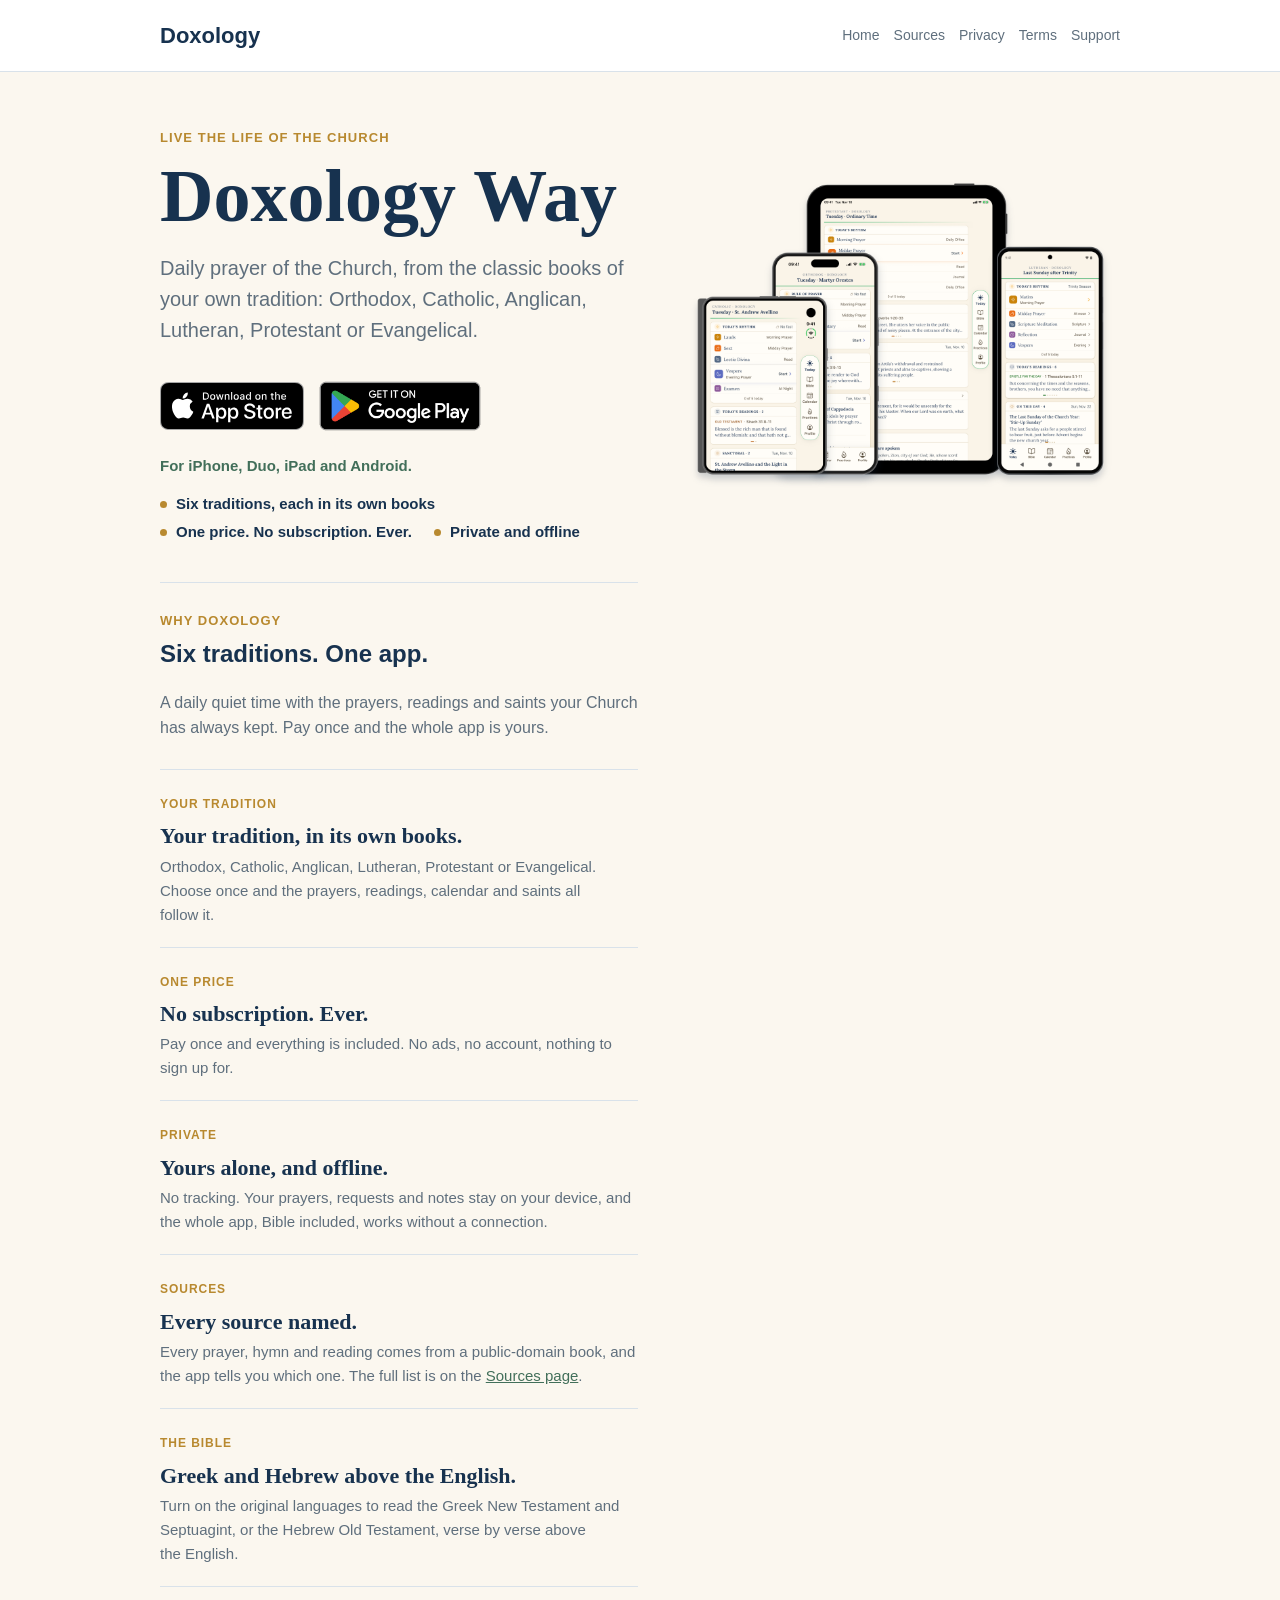
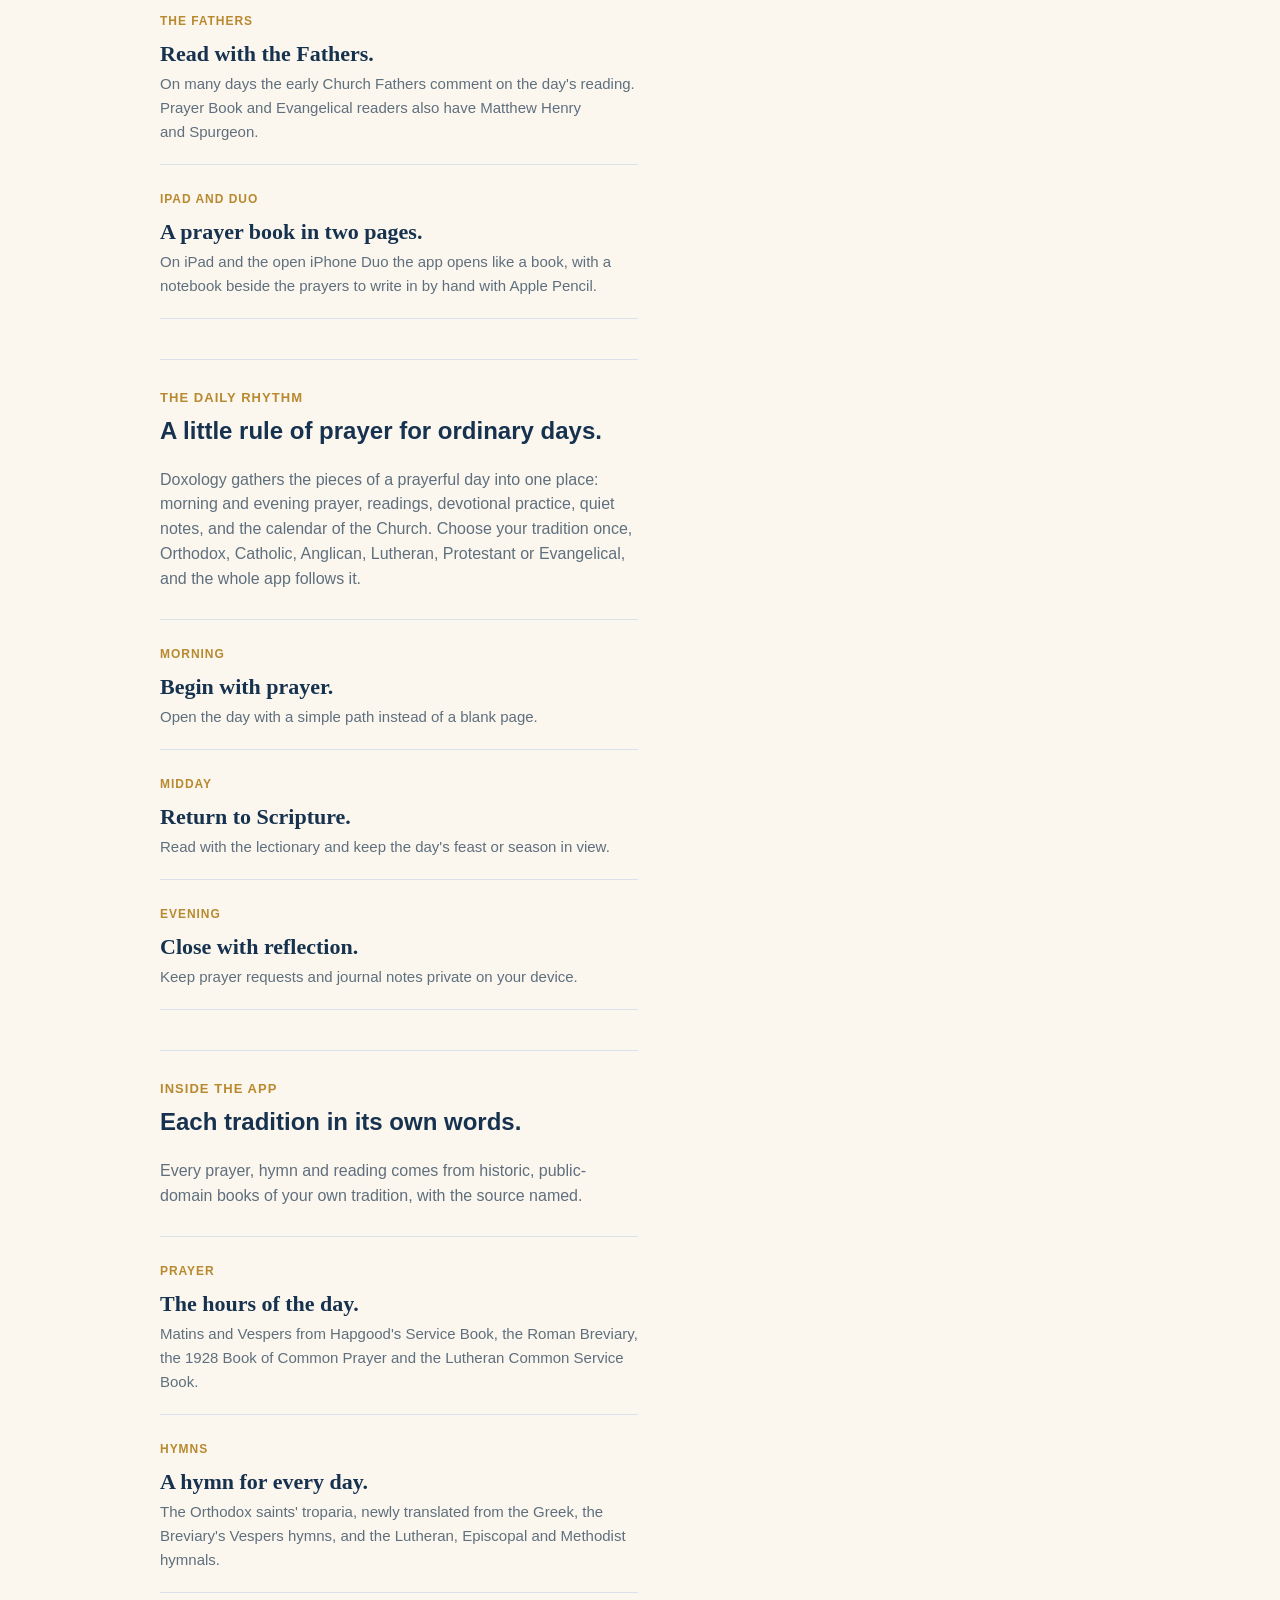
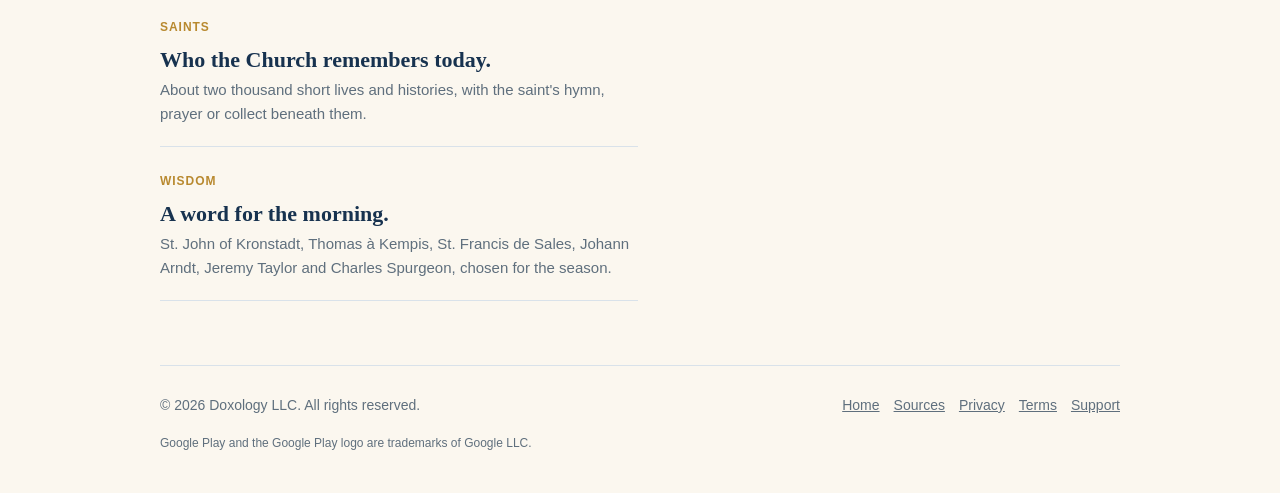
<file: index.html>
<!doctype html>
<html lang="en">
  <head>
    <meta charset="utf-8">
    <meta name="viewport" content="width=device-width, initial-scale=1">
    <title>Doxology Way</title>
    <meta name="description" content="Doxology Way: daily prayer, Scripture, hymns and the saints of the day in six traditions: Orthodox, Catholic, Anglican, Lutheran, Protestant and Evangelical. One price, no subscription. Private and offline. For iPhone, iPad and Android.">
    <meta name="color-scheme" content="light dark">
    <link rel="stylesheet" href="/styles.css?v=android2-2026-11">
  </head>
  <body>
    <header class="site-header">
      <nav class="nav" aria-label="Main navigation">
        <a class="brand" href="/">Doxology</a>
        <div class="nav-links">
          <a href="/">Home</a>
          <a href="/sources/">Sources</a>
          <a href="/privacy/">Privacy</a>
          <a href="/terms/">Terms</a>
          <a href="/support/">Support</a>
        </div>
      </nav>
    </header>

    <main class="main">
      <section class="hero">
        <div class="hero-copy">
          <div class="eyebrow">Live the life of the Church</div>
          <h1>Doxology Way</h1>
          <p class="lede">
            Daily prayer of the Church, from the classic books of your own tradition:
            Orthodox, Catholic, Anglican, Lutheran, Protestant or Evangelical.
          </p>
          <p class="availability">
            <a class="store-badge" href="https://apps.apple.com/us/app/doxology-way/id6810826783">
              <img src="/assets/download-on-the-app-store.svg" alt="Download on the App Store" width="144" height="48" />
            </a>
            <a class="play-badge" href="https://play.google.com/store/apps/details?id=com.doxologyapp.app">
              <img src="/assets/get-it-on-google-play.png" alt="Get it on Google Play" width="185" height="71" />
            </a>
            <span>For iPhone, Duo, iPad and&nbsp;Android.</span>
          </p>
          <ul class="value-line" aria-label="Why Doxology">
            <li>Six traditions, each in its own&nbsp;books</li>
            <li>One price. No subscription.&nbsp;Ever.</li>
            <li>Private and&nbsp;offline</li>
          </ul>

          <section class="rhythm-section" aria-labelledby="why-title">
            <div>
              <div class="eyebrow">Why Doxology</div>
              <h2 id="why-title">Six traditions. One&nbsp;app.</h2>
            </div>
            <p>
              A daily quiet time with the prayers, readings and saints your Church has always kept.
              Pay once and the whole app is yours.
            </p>
          </section>

          <section class="rhythm-list" aria-label="What sets Doxology apart">
            <article>
              <span>Your tradition</span>
              <h3>Your tradition, in its own&nbsp;books.</h3>
              <p>Orthodox, Catholic, Anglican, Lutheran, Protestant or Evangelical. Choose once and the prayers, readings, calendar and saints all follow&nbsp;it.</p>
            </article>

            <article>
              <span>One price</span>
              <h3>No subscription. Ever.</h3>
              <p>Pay once and everything is included. No ads, no account, nothing to sign up&nbsp;for.</p>
            </article>

            <article>
              <span>Private</span>
              <h3>Yours alone, and offline.</h3>
              <p>No tracking. Your prayers, requests and notes stay on your device, and the whole app, Bible included, works without a&nbsp;connection.</p>
            </article>

            <article>
              <span>Sources</span>
              <h3>Every source&nbsp;named.</h3>
              <p>Every prayer, hymn and reading comes from a public-domain book, and the app tells you which one. The full list is on the <a href="/sources/">Sources&nbsp;page</a>.</p>
            </article>

            <article>
              <span>The Bible</span>
              <h3>Greek and Hebrew above the&nbsp;English.</h3>
              <p>Turn on the original languages to read the Greek New Testament and Septuagint, or the Hebrew Old Testament, verse by verse above the&nbsp;English.</p>
            </article>

            <article>
              <span>The Fathers</span>
              <h3>Read with the&nbsp;Fathers.</h3>
              <p>On many days the early Church Fathers comment on the day's reading. Prayer Book and Evangelical readers also have Matthew Henry and&nbsp;Spurgeon.</p>
            </article>

            <article>
              <span>iPad and Duo</span>
              <h3>A prayer book in two&nbsp;pages.</h3>
              <p>On iPad and the open iPhone Duo the app opens like a book, with a notebook beside the prayers to write in by hand with Apple&nbsp;Pencil.</p>
            </article>
          </section>

          <section class="rhythm-section" aria-labelledby="rhythm-title">
            <div>
              <div class="eyebrow">The daily rhythm</div>
              <h2 id="rhythm-title">A little rule of prayer for ordinary days.</h2>
            </div>
            <p>
              Doxology gathers the pieces of a prayerful day into one place:
              morning and evening prayer, readings, devotional practice, quiet notes,
              and the calendar of the Church. Choose your tradition once, Orthodox,
              Catholic, Anglican, Lutheran, Protestant or Evangelical, and the whole app follows it.
            </p>
          </section>

          <section class="rhythm-list" aria-label="Doxology rhythm">
            <article>
              <span>Morning</span>
              <h3>Begin with prayer.</h3>
              <p>Open the day with a simple path instead of a blank page.</p>
            </article>

            <article>
              <span>Midday</span>
              <h3>Return to Scripture.</h3>
              <p>Read with the lectionary and keep the day's feast or season in view.</p>
            </article>

            <article>
              <span>Evening</span>
              <h3>Close with reflection.</h3>
              <p>Keep prayer requests and journal notes private on your device.</p>
            </article>
          </section>

          <section class="rhythm-section" aria-labelledby="inside-title">
            <div>
              <div class="eyebrow">Inside the app</div>
              <h2 id="inside-title">Each tradition in its own words.</h2>
            </div>
            <p>
              Every prayer, hymn and reading comes from historic, public-domain books
              of your own tradition, with the source named.
            </p>
          </section>

          <section class="rhythm-list" aria-label="What Doxology includes">
            <article>
              <span>Prayer</span>
              <h3>The hours of the day.</h3>
              <p>Matins and Vespers from Hapgood's Service Book, the Roman Breviary, the 1928 Book of Common Prayer and the Lutheran Common Service Book.</p>
            </article>

            <article>
              <span>Hymns</span>
              <h3>A hymn for every day.</h3>
              <p>The Orthodox saints' troparia, newly translated from the Greek, the Breviary's Vespers hymns, and the Lutheran, Episcopal and Methodist hymnals.</p>
            </article>

            <article>
              <span>Saints</span>
              <h3>Who the Church remembers today.</h3>
              <p>About two thousand short lives and histories, with the saint's hymn, prayer or collect beneath them.</p>
            </article>

            <article>
              <span>Wisdom</span>
              <h3>A word for the morning.</h3>
              <p>St. John of Kronstadt, Thomas &agrave; Kempis, St. Francis de Sales, Johann Arndt, Jeremy Taylor and Charles Spurgeon, chosen for the season.</p>
            </article>
          </section>
        </div>
        <div class="phone-showcase" aria-label="Doxology app screen preview">
          <div class="device-frame devices">
            <picture>
              <source srcset="/assets/devices-hero-dark.png?v=android2-2026-11-22" media="(prefers-color-scheme: dark)" />
              <img src="/assets/devices-hero.png?v=android2-2026-11-22" width="1300" height="1060" alt="Doxology Way on iPhone Duo, iPhone, iPad and an Android phone: Today in the Catholic, Orthodox, Protestant and Lutheran traditions." />
            </picture>
          </div>
        </div>
      </section>
    </main>

    <footer class="site-footer">
      <span>&copy; 2026 Doxology LLC. All rights reserved.</span>
      <div class="footer-links">
        <a href="/">Home</a>
        <a href="/sources/">Sources</a>
        <a href="/privacy/">Privacy</a>
        <a href="/terms/">Terms</a>
        <a href="/support/">Support</a>
      </div>
      <p class="trademarks">Google Play and the Google Play logo are trademarks of Google&nbsp;LLC.</p>
    </footer>
  </body>
</html>
</file>
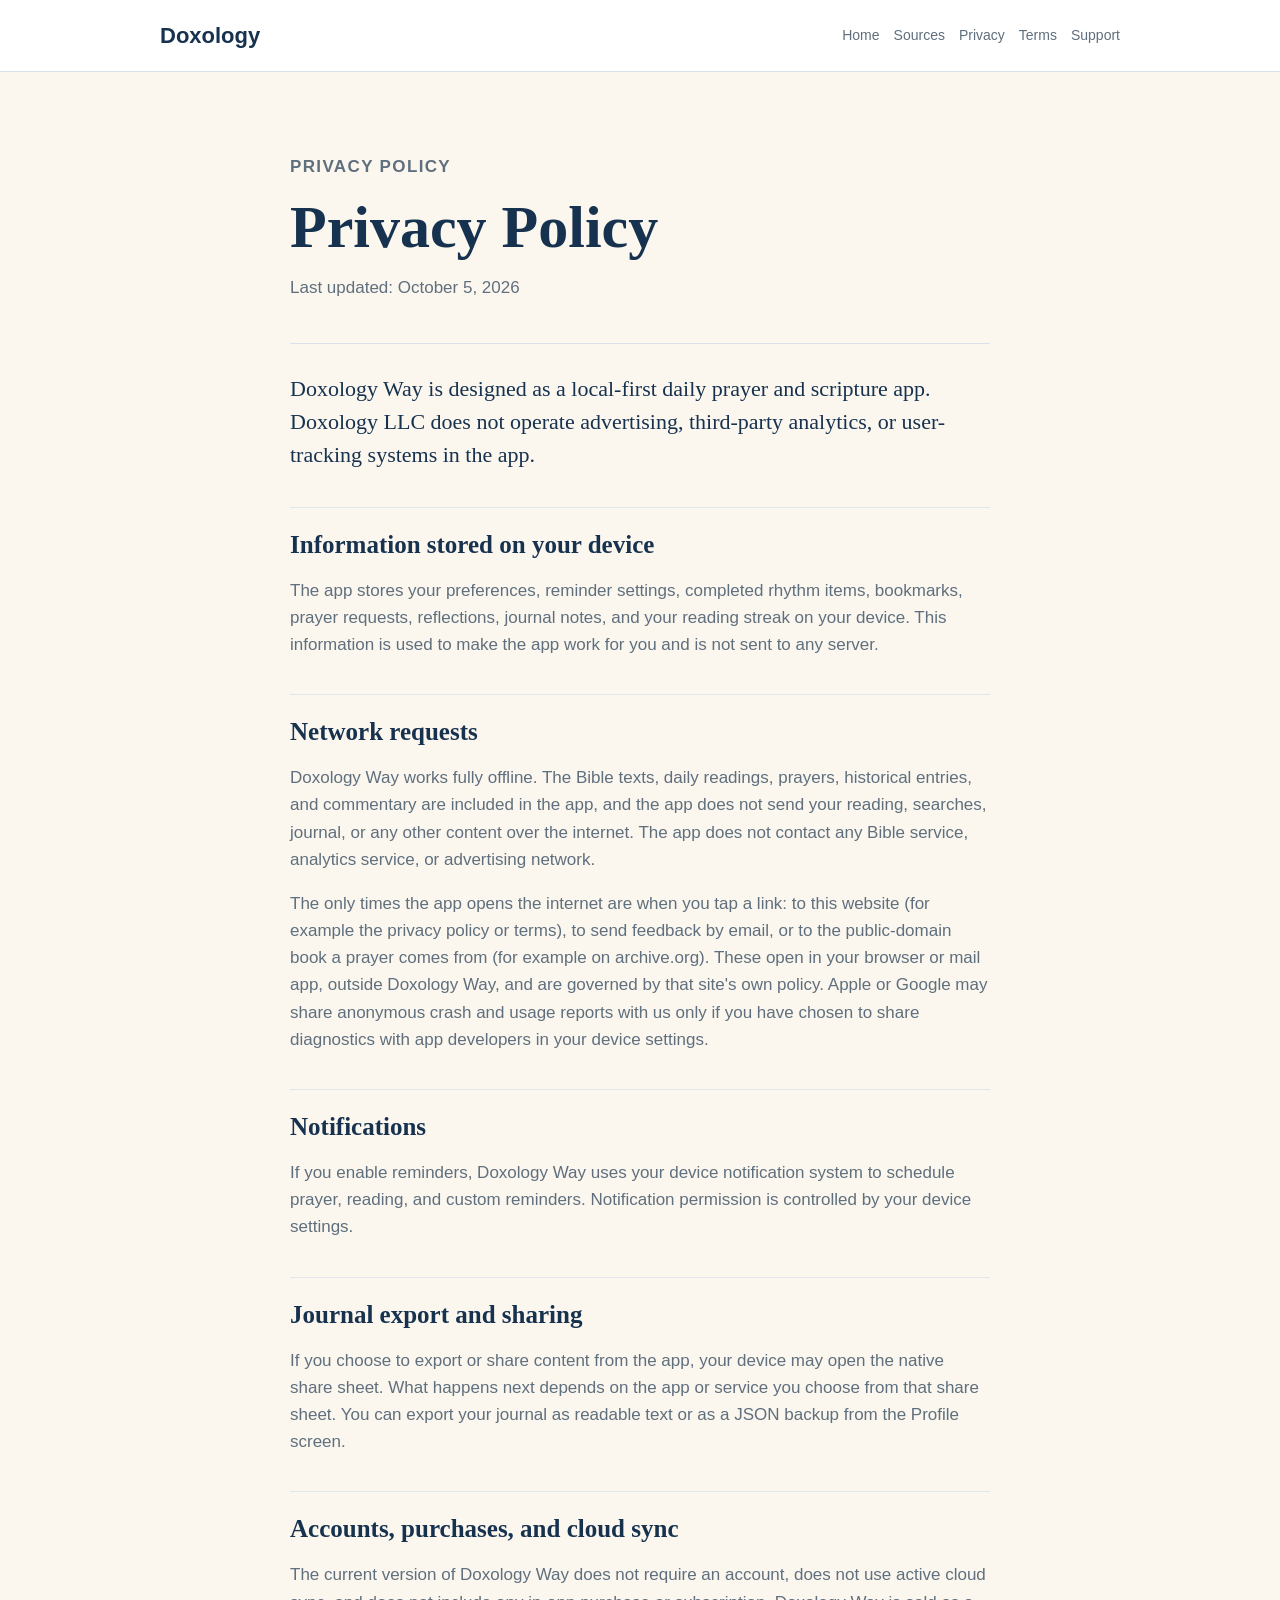
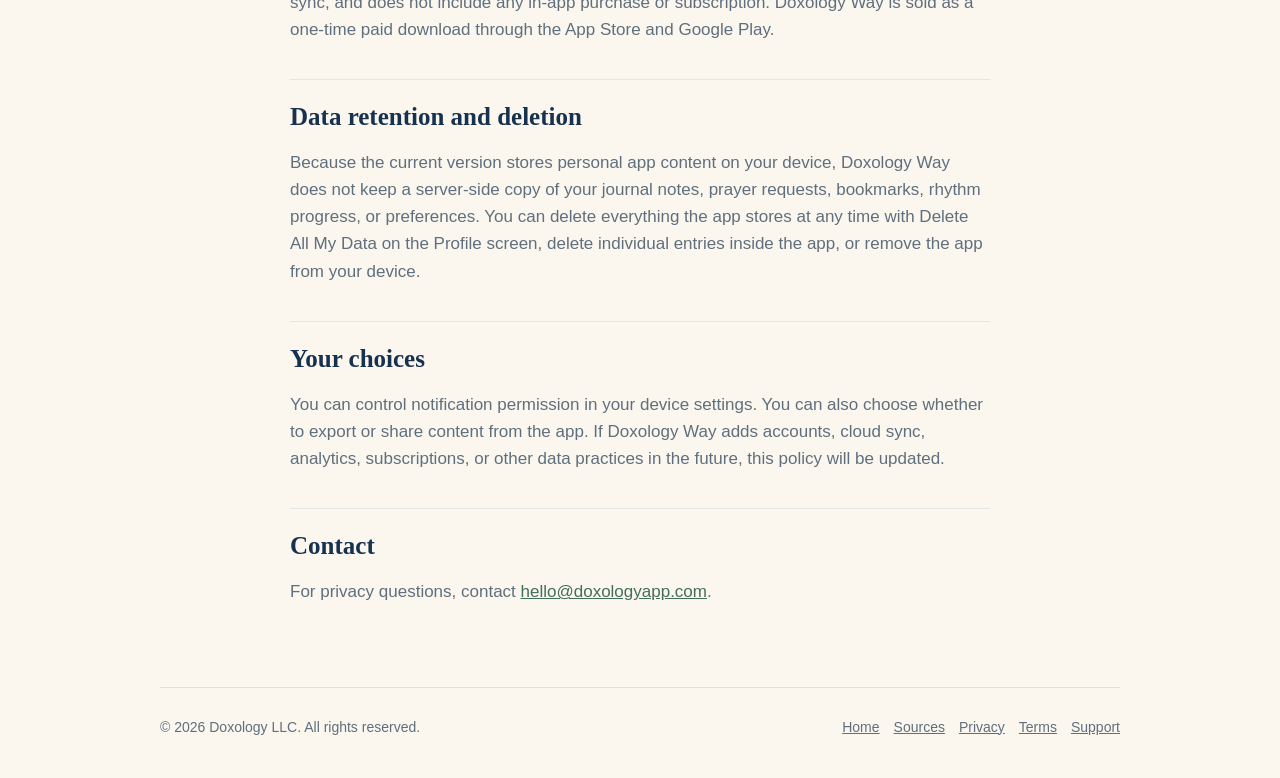
<file: privacy/index.html>
<!doctype html>
<html lang="en">
  <head>
    <meta charset="utf-8">
    <meta name="viewport" content="width=device-width, initial-scale=1">
    <title>Privacy Policy | Doxology</title>
    <meta name="description" content="Privacy Policy for the Doxology Way app.">
    <meta name="color-scheme" content="light dark">
    <link rel="stylesheet" href="/styles.css?v=android2-2026-11">
  </head>
  <body>
    <header class="site-header">
      <nav class="nav" aria-label="Main navigation">
        <a class="brand" href="/">Doxology</a>
        <div class="nav-links">
          <a href="/">Home</a>
          <a href="/sources/">Sources</a>
          <a href="/privacy/">Privacy</a>
          <a href="/terms/">Terms</a>
          <a href="/support/">Support</a>
        </div>
      </nav>
    </header>

    <main class="main legal-page">
      <header class="legal-intro">
        <p class="eyebrow">Privacy Policy</p>
        <h1>Privacy Policy</h1>
        <p class="meta">Last updated: October 5, 2026</p>
      </header>

      <p class="legal-lede">
        Doxology Way is designed as a local-first daily prayer and scripture app. Doxology LLC does not operate
        advertising, third-party analytics, or user-tracking systems in the app.
      </p>

      <h2>Information stored on your device</h2>
      <p>
        The app stores your preferences, reminder settings, completed rhythm items, bookmarks,
        prayer requests, reflections, journal notes, and your reading streak on your device.
        This information is used to make the app work for you and is not sent to any server.
      </p>

      <h2>Network requests</h2>
      <p>
        Doxology Way works fully offline. The Bible texts, daily readings, prayers, historical entries, and
        commentary are included in the app, and the app does not send your reading, searches, journal,
        or any other content over the internet. The app does not contact any Bible service, analytics
        service, or advertising network.
      </p>
      <p>
        The only times the app opens the internet are when you tap a link: to this website (for example
        the privacy policy or terms), to send feedback by email, or to the public-domain book a prayer
        comes from (for example on archive.org). These open in your browser or mail app, outside
        Doxology Way, and are governed by that site's own policy. Apple or Google may share anonymous crash and usage reports with us only if you have chosen to share
        diagnostics with app developers in your device settings.
      </p>

      <h2>Notifications</h2>
      <p>
        If you enable reminders, Doxology Way uses your device notification system to schedule prayer,
        reading, and custom reminders. Notification permission is controlled by your device settings.
      </p>

      <h2>Journal export and sharing</h2>
      <p>
        If you choose to export or share content from the app, your device may open the native share
        sheet. What happens next depends on the app or service you choose from that share sheet.
        You can export your journal as readable text or as a JSON backup from the Profile screen.
      </p>

      <h2>Accounts, purchases, and cloud sync</h2>
      <p>
        The current version of Doxology Way does not require an account, does not use active cloud sync,
        and does not include any in-app purchase or subscription. Doxology Way is sold as a one-time paid download through the App Store and Google Play.
      </p>

      <h2>Data retention and deletion</h2>
      <p>
        Because the current version stores personal app content on your device, Doxology Way does not
        keep a server-side copy of your journal notes, prayer requests, bookmarks, rhythm progress,
        or preferences. You can delete everything the app stores at any time with Delete All My Data on the Profile screen, delete individual entries inside the app, or remove the app from your device.
      </p>

      <h2>Your choices</h2>
      <p>
        You can control notification permission in your device settings. You can also choose whether
        to export or share content from the app. If Doxology Way adds accounts, cloud sync, analytics,
        subscriptions, or other data practices in the future, this policy will be updated.
      </p>

      <h2>Contact</h2>
      <p>
        For privacy questions, contact <a href="mailto:hello@doxologyapp.com">hello@doxologyapp.com</a>.
      </p>
    </main>

    <footer class="site-footer">
      <span>&copy; 2026 Doxology LLC. All rights reserved.</span>
      <div class="footer-links">
        <a href="/">Home</a>
        <a href="/sources/">Sources</a>
        <a href="/privacy/">Privacy</a>
        <a href="/terms/">Terms</a>
        <a href="/support/">Support</a>
      </div>
    </footer>
  </body>
</html>
</file>
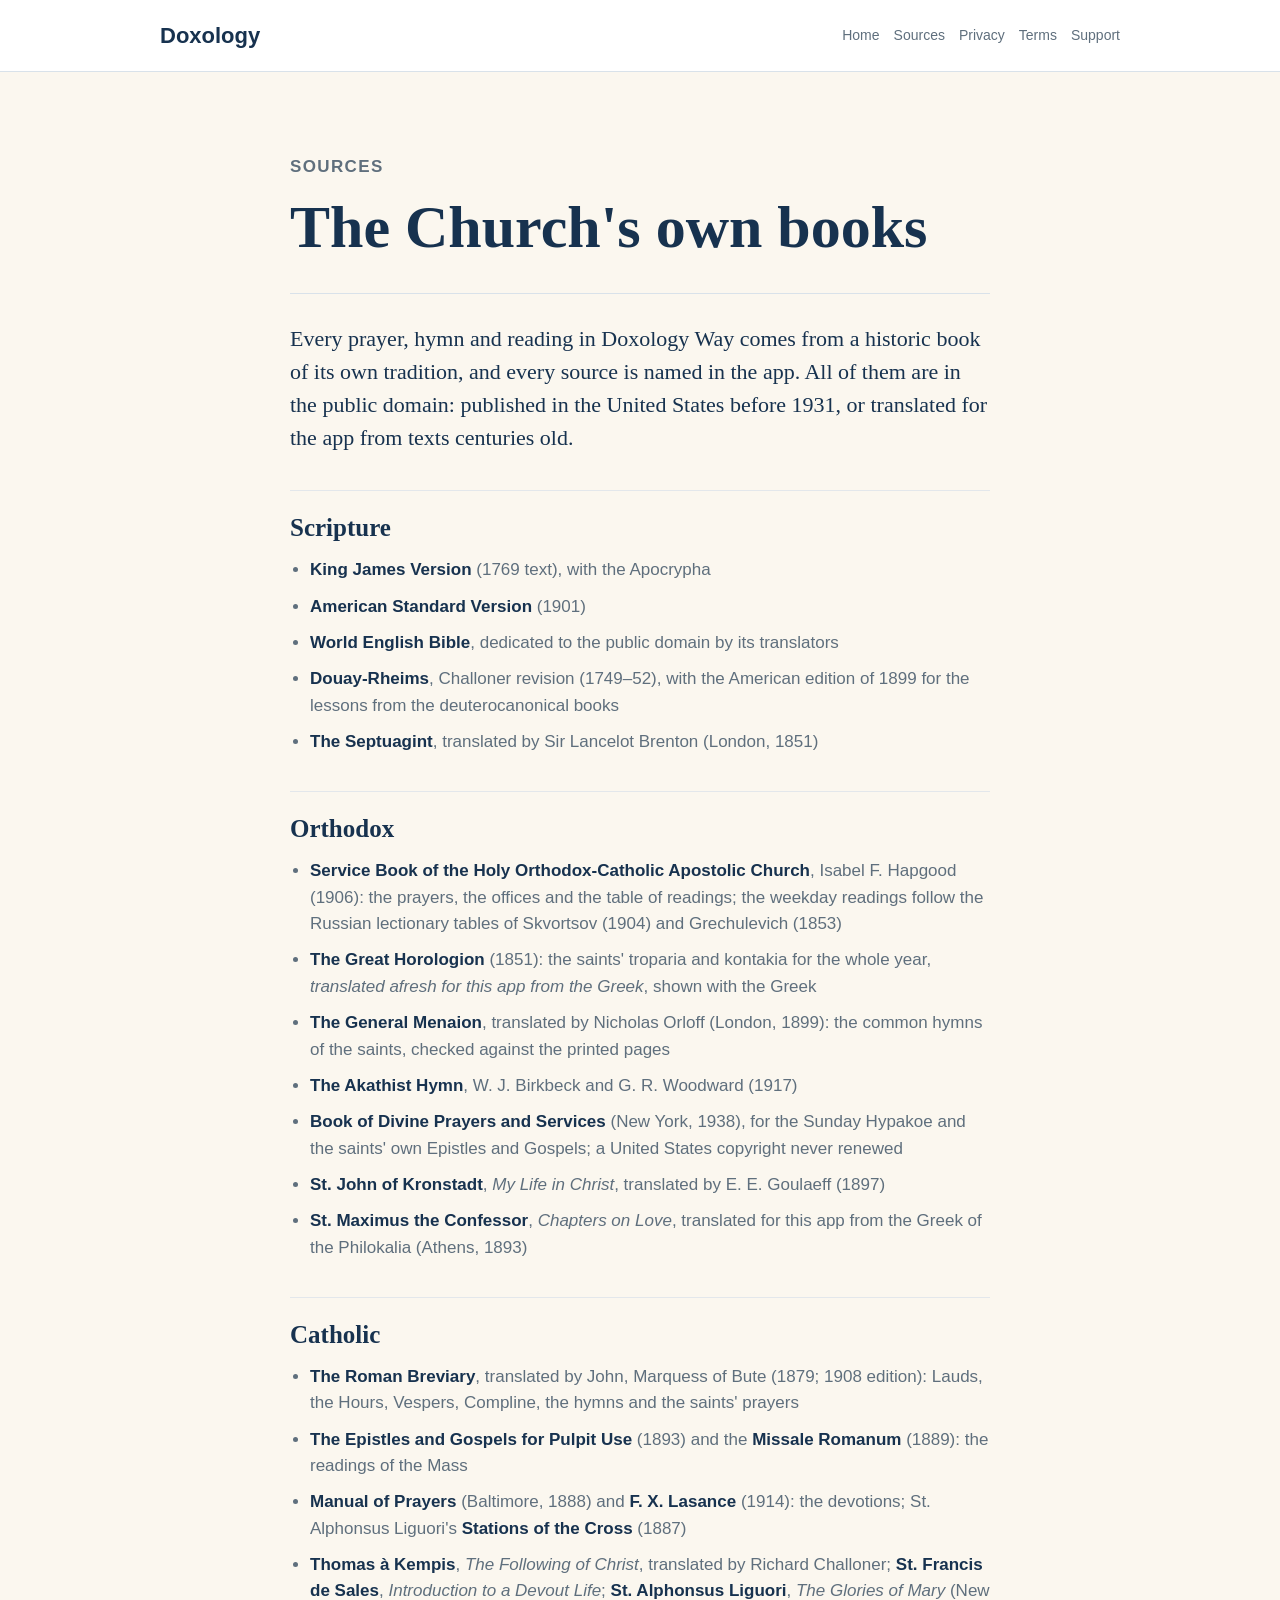
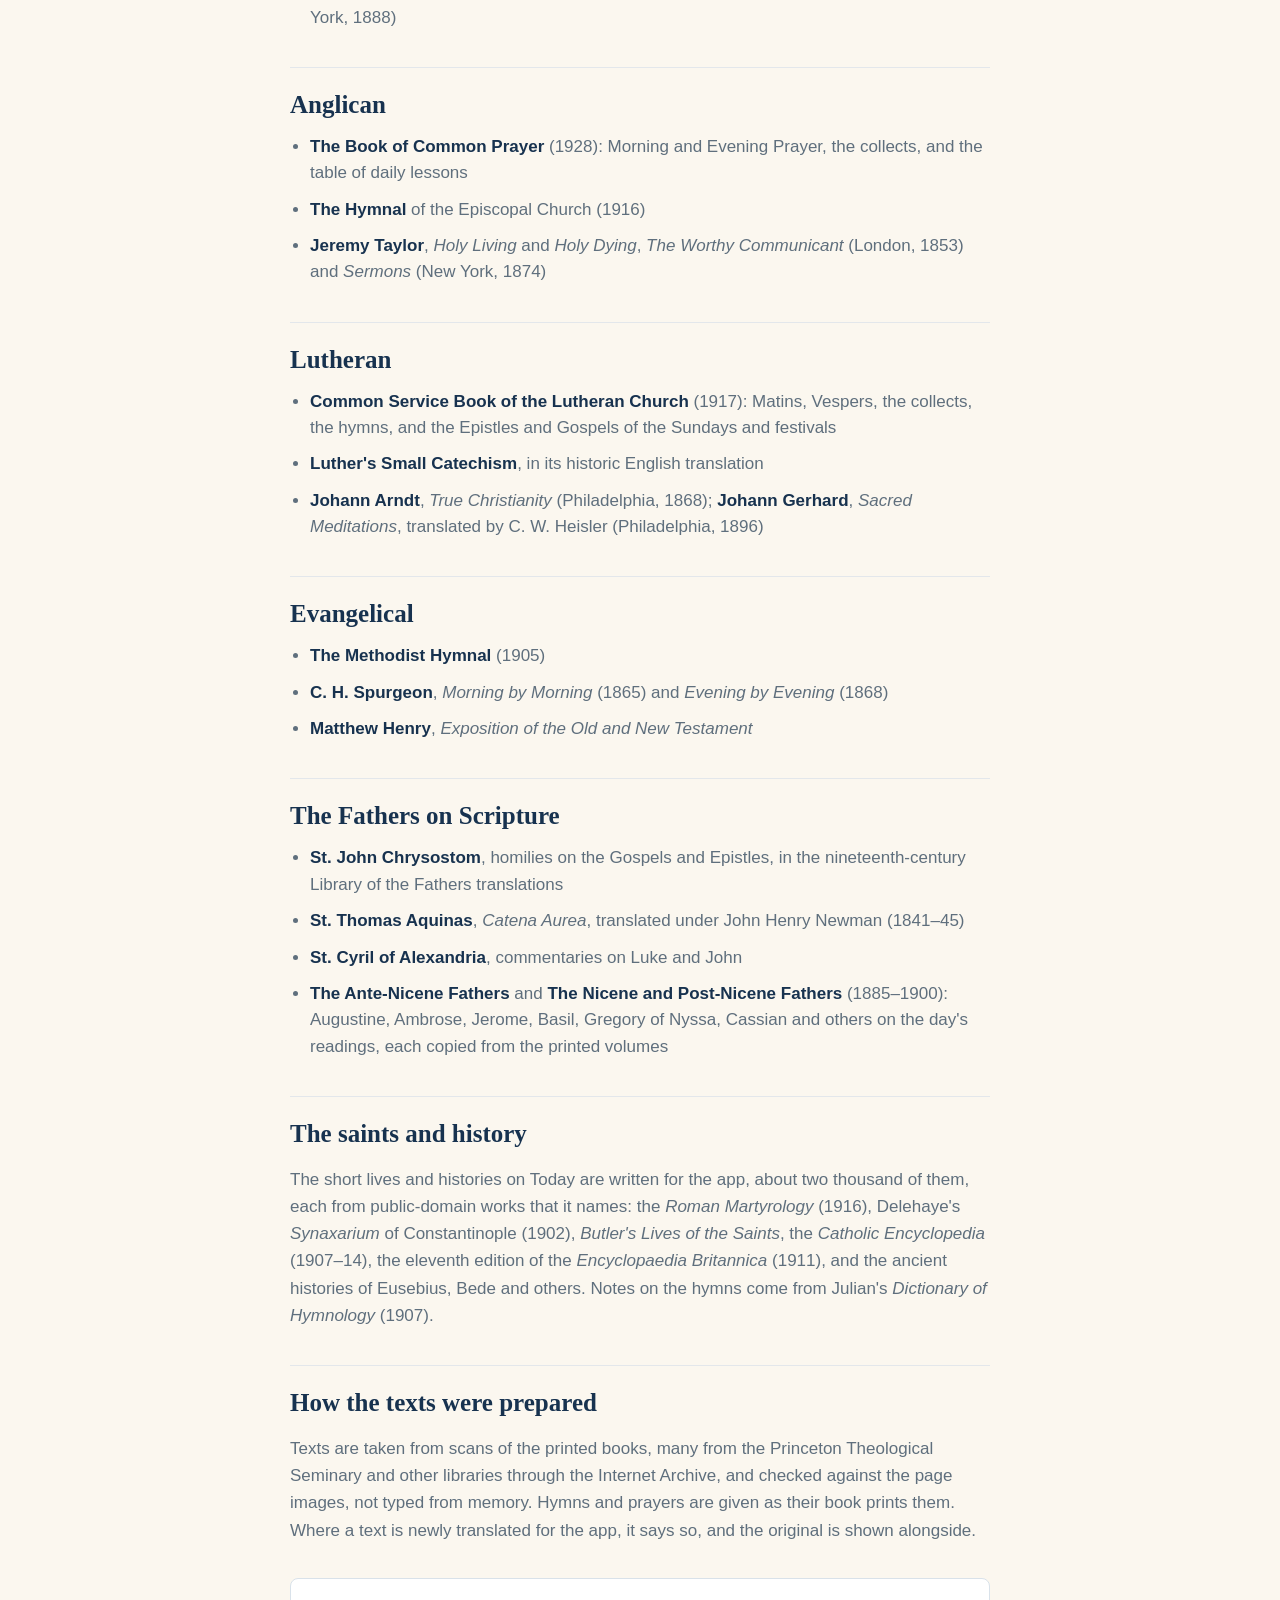
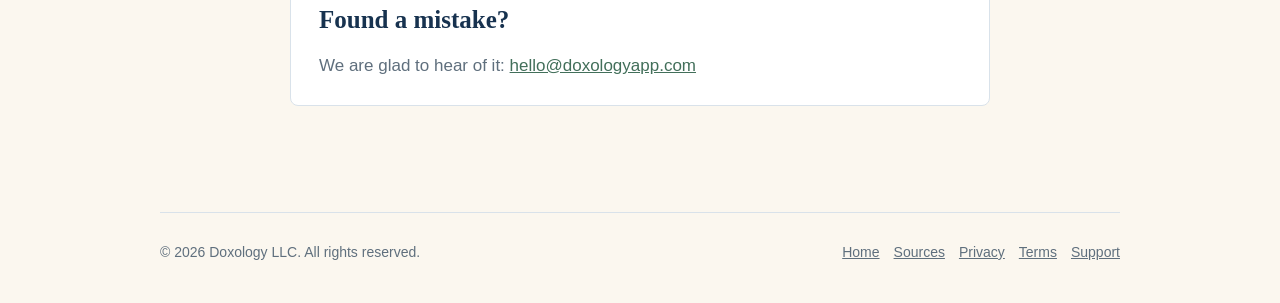
<file: sources/index.html>
<!doctype html>
<html lang="en">
  <head>
    <meta charset="utf-8">
    <meta name="viewport" content="width=device-width, initial-scale=1">
    <title>Sources | Doxology</title>
    <meta name="description" content="The public-domain books behind Doxology Way's prayers, readings, hymns and lives of the saints, tradition by tradition.">
    <meta name="color-scheme" content="light dark">
    <link rel="stylesheet" href="/styles.css?v=android2-2026-11">
  </head>
  <body>
    <header class="site-header">
      <nav class="nav" aria-label="Main navigation">
        <a class="brand" href="/">Doxology</a>
        <div class="nav-links">
          <a href="/">Home</a>
          <a href="/sources/">Sources</a>
          <a href="/privacy/">Privacy</a>
          <a href="/terms/">Terms</a>
          <a href="/support/">Support</a>
        </div>
      </nav>
    </header>

    <main class="main legal-page">
      <header class="legal-intro">
        <p class="eyebrow">Sources</p>
        <h1>The Church's own books</h1>
      </header>

      <p class="legal-lede">
        Every prayer, hymn and reading in Doxology Way comes from a historic book of its own tradition,
        and every source is named in the app. All of them are in the public domain: published in the
        United States before 1931, or translated for the app from texts centuries old.
      </p>

      <h2>Scripture</h2>
      <ul class="source-list">
        <li><strong>King James Version</strong> (1769 text), with the Apocrypha</li>
        <li><strong>American Standard Version</strong> (1901)</li>
        <li><strong>World English Bible</strong>, dedicated to the public domain by its translators</li>
        <li><strong>Douay-Rheims</strong>, Challoner revision (1749&ndash;52), with the American edition of 1899 for the lessons from the deuterocanonical books</li>
        <li><strong>The Septuagint</strong>, translated by Sir Lancelot Brenton (London, 1851)</li>
      </ul>

      <h2>Orthodox</h2>
      <ul class="source-list">
        <li><strong>Service Book of the Holy Orthodox-Catholic Apostolic Church</strong>, Isabel F. Hapgood (1906): the prayers, the offices and the table of readings; the weekday readings follow the Russian lectionary tables of Skvortsov (1904) and Grechulevich (1853)</li>
        <li><strong>The Great Horologion</strong> (1851): the saints' troparia and kontakia for the whole year, <em>translated afresh for this app from the Greek</em>, shown with the Greek</li>
        <li><strong>The General Menaion</strong>, translated by Nicholas Orloff (London, 1899): the common hymns of the saints, checked against the printed pages</li>
        <li><strong>The Akathist Hymn</strong>, W. J. Birkbeck and G. R. Woodward (1917)</li>
        <li><strong>Book of Divine Prayers and Services</strong> (New York, 1938), for the Sunday Hypakoe and the saints' own Epistles and Gospels; a United States copyright never renewed</li>
        <li><strong>St. John of Kronstadt</strong>, <em>My Life in Christ</em>, translated by E. E. Goulaeff (1897)</li>
        <li><strong>St. Maximus the Confessor</strong>, <em>Chapters on Love</em>, translated for this app from the Greek of the Philokalia (Athens, 1893)</li>
      </ul>

      <h2>Catholic</h2>
      <ul class="source-list">
        <li><strong>The Roman Breviary</strong>, translated by John, Marquess of Bute (1879; 1908 edition): Lauds, the Hours, Vespers, Compline, the hymns and the saints' prayers</li>
        <li><strong>The Epistles and Gospels for Pulpit Use</strong> (1893) and the <strong>Missale Romanum</strong> (1889): the readings of the Mass</li>
        <li><strong>Manual of Prayers</strong> (Baltimore, 1888) and <strong>F. X. Lasance</strong> (1914): the devotions; St. Alphonsus Liguori's <strong>Stations of the Cross</strong> (1887)</li>
        <li><strong>Thomas &agrave; Kempis</strong>, <em>The Following of Christ</em>, translated by Richard Challoner; <strong>St. Francis de Sales</strong>, <em>Introduction to a Devout Life</em>; <strong>St. Alphonsus Liguori</strong>, <em>The Glories of Mary</em> (New York, 1888)</li>
      </ul>

      <h2>Anglican</h2>
      <ul class="source-list">
        <li><strong>The Book of Common Prayer</strong> (1928): Morning and Evening Prayer, the collects, and the table of daily lessons</li>
        <li><strong>The Hymnal</strong> of the Episcopal Church (1916)</li>
        <li><strong>Jeremy Taylor</strong>, <em>Holy Living</em> and <em>Holy Dying</em>, <em>The Worthy Communicant</em> (London, 1853) and <em>Sermons</em> (New York, 1874)</li>
      </ul>

      <h2>Lutheran</h2>
      <ul class="source-list">
        <li><strong>Common Service Book of the Lutheran Church</strong> (1917): Matins, Vespers, the collects, the hymns, and the Epistles and Gospels of the Sundays and festivals</li>
        <li><strong>Luther's Small Catechism</strong>, in its historic English translation</li>
        <li><strong>Johann Arndt</strong>, <em>True Christianity</em> (Philadelphia, 1868); <strong>Johann Gerhard</strong>, <em>Sacred Meditations</em>, translated by C. W. Heisler (Philadelphia, 1896)</li>
      </ul>

      <h2>Evangelical</h2>
      <ul class="source-list">
        <li><strong>The Methodist Hymnal</strong> (1905)</li>
        <li><strong>C. H. Spurgeon</strong>, <em>Morning by Morning</em> (1865) and <em>Evening by Evening</em> (1868)</li>
        <li><strong>Matthew Henry</strong>, <em>Exposition of the Old and New Testament</em></li>
      </ul>

      <h2>The Fathers on Scripture</h2>
      <ul class="source-list">
        <li><strong>St. John Chrysostom</strong>, homilies on the Gospels and Epistles, in the nineteenth-century Library of the Fathers translations</li>
        <li><strong>St. Thomas Aquinas</strong>, <em>Catena Aurea</em>, translated under John Henry Newman (1841&ndash;45)</li>
        <li><strong>St. Cyril of Alexandria</strong>, commentaries on Luke and John</li>
        <li><strong>The Ante-Nicene Fathers</strong> and <strong>The Nicene and Post-Nicene Fathers</strong> (1885&ndash;1900): Augustine, Ambrose, Jerome, Basil, Gregory of Nyssa, Cassian and others on the day's readings, each copied from the printed volumes</li>
      </ul>

      <h2>The saints and history</h2>
      <p>
        The short lives and histories on Today are written for the app, about two thousand of them, each
        from public-domain works that it names: the <em>Roman Martyrology</em> (1916), Delehaye's
        <em>Synaxarium</em> of Constantinople (1902), <em>Butler's Lives of the Saints</em>, the
        <em>Catholic Encyclopedia</em> (1907&ndash;14), the eleventh edition of the <em>Encyclopaedia
        Britannica</em> (1911), and the ancient histories of Eusebius, Bede and others. Notes on the
        hymns come from Julian's <em>Dictionary of Hymnology</em> (1907).
      </p>

      <h2>How the texts were prepared</h2>
      <p>
        Texts are taken from scans of the printed books, many from the Princeton Theological Seminary
        and other libraries through the Internet Archive, and checked against the page images, not
        typed from memory. Hymns and prayers are given as their book prints them. Where a text is
        newly translated for the app, it says so, and the original is shown alongside.
      </p>

      <section class="contact-panel">
        <h2>Found a mistake?</h2>
        <p>
          We are glad to hear of it: <a href="mailto:hello@doxologyapp.com">hello@doxologyapp.com</a>
        </p>
      </section>
    </main>

    <footer class="site-footer">
      <span>&copy; 2026 Doxology LLC. All rights reserved.</span>
      <div class="footer-links">
        <a href="/">Home</a>
        <a href="/sources/">Sources</a>
        <a href="/privacy/">Privacy</a>
        <a href="/terms/">Terms</a>
        <a href="/support/">Support</a>
      </div>
    </footer>
  </body>
</html>
</file>
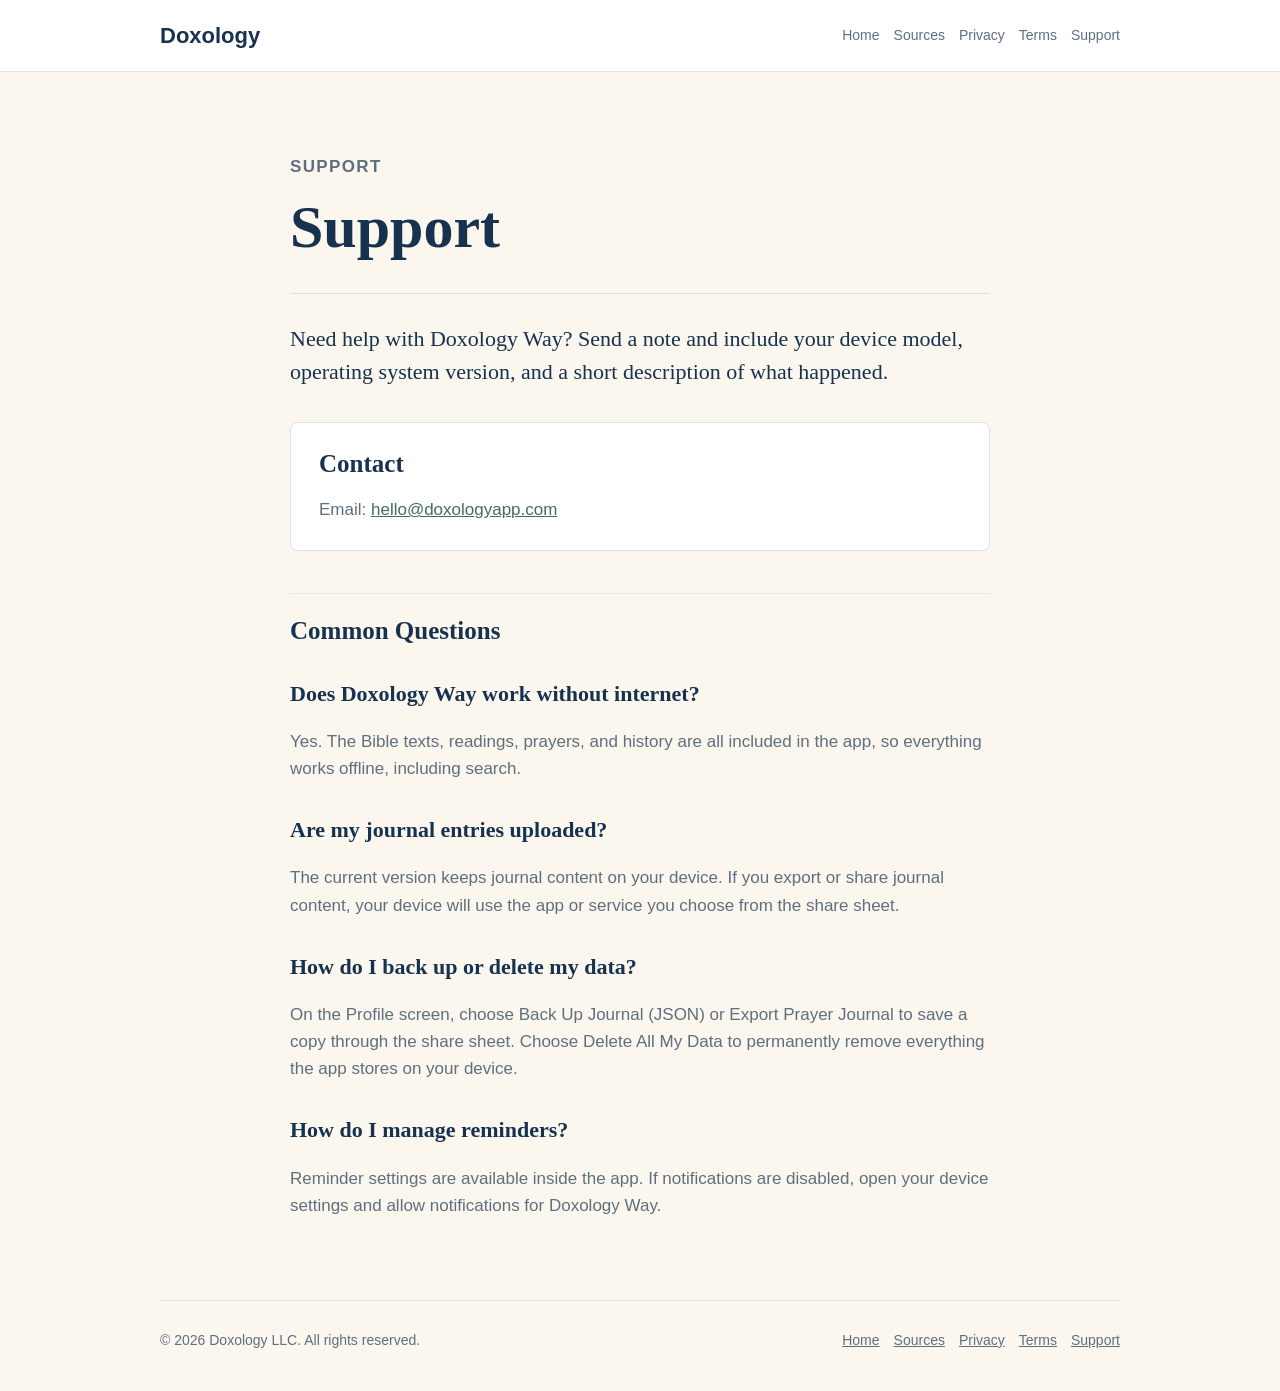
<file: support/index.html>
<!doctype html>
<html lang="en">
  <head>
    <meta charset="utf-8">
    <meta name="viewport" content="width=device-width, initial-scale=1">
    <title>Support | Doxology</title>
    <meta name="description" content="Support for the Doxology Way app.">
    <meta name="color-scheme" content="light dark">
    <link rel="stylesheet" href="/styles.css?v=android2-2026-11">
  </head>
  <body>
    <header class="site-header">
      <nav class="nav" aria-label="Main navigation">
        <a class="brand" href="/">Doxology</a>
        <div class="nav-links">
          <a href="/">Home</a>
          <a href="/sources/">Sources</a>
          <a href="/privacy/">Privacy</a>
          <a href="/terms/">Terms</a>
          <a href="/support/">Support</a>
        </div>
      </nav>
    </header>

    <main class="main legal-page">
      <header class="legal-intro">
        <p class="eyebrow">Support</p>
        <h1>Support</h1>
      </header>

      <p class="legal-lede">
        Need help with Doxology Way? Send a note and include your device model, operating system
        version, and a short description of what happened.
      </p>

      <section class="contact-panel">
        <h2>Contact</h2>
        <p>
          Email: <a href="mailto:hello@doxologyapp.com">hello@doxologyapp.com</a>
        </p>
      </section>

      <h2>Common Questions</h2>

      <h3>Does Doxology Way work without internet?</h3>
      <p>
        Yes. The Bible texts, readings, prayers, and history are all included in the app, so everything
        works offline, including search.
      </p>

      <h3>Are my journal entries uploaded?</h3>
      <p>
        The current version keeps journal content on your device. If you export or share journal
        content, your device will use the app or service you choose from the share sheet.
      </p>

      <h3>How do I back up or delete my data?</h3>
      <p>
        On the Profile screen, choose Back Up Journal (JSON) or Export Prayer Journal to save a copy
        through the share sheet. Choose Delete All My Data to permanently remove everything the app
        stores on your device.
      </p>

      <h3>How do I manage reminders?</h3>
      <p>
        Reminder settings are available inside the app. If notifications are disabled, open your
        device settings and allow notifications for Doxology Way.
      </p>
    </main>

    <footer class="site-footer">
      <span>&copy; 2026 Doxology LLC. All rights reserved.</span>
      <div class="footer-links">
        <a href="/">Home</a>
        <a href="/sources/">Sources</a>
        <a href="/privacy/">Privacy</a>
        <a href="/terms/">Terms</a>
        <a href="/support/">Support</a>
      </div>
    </footer>
  </body>
</html>
</file>
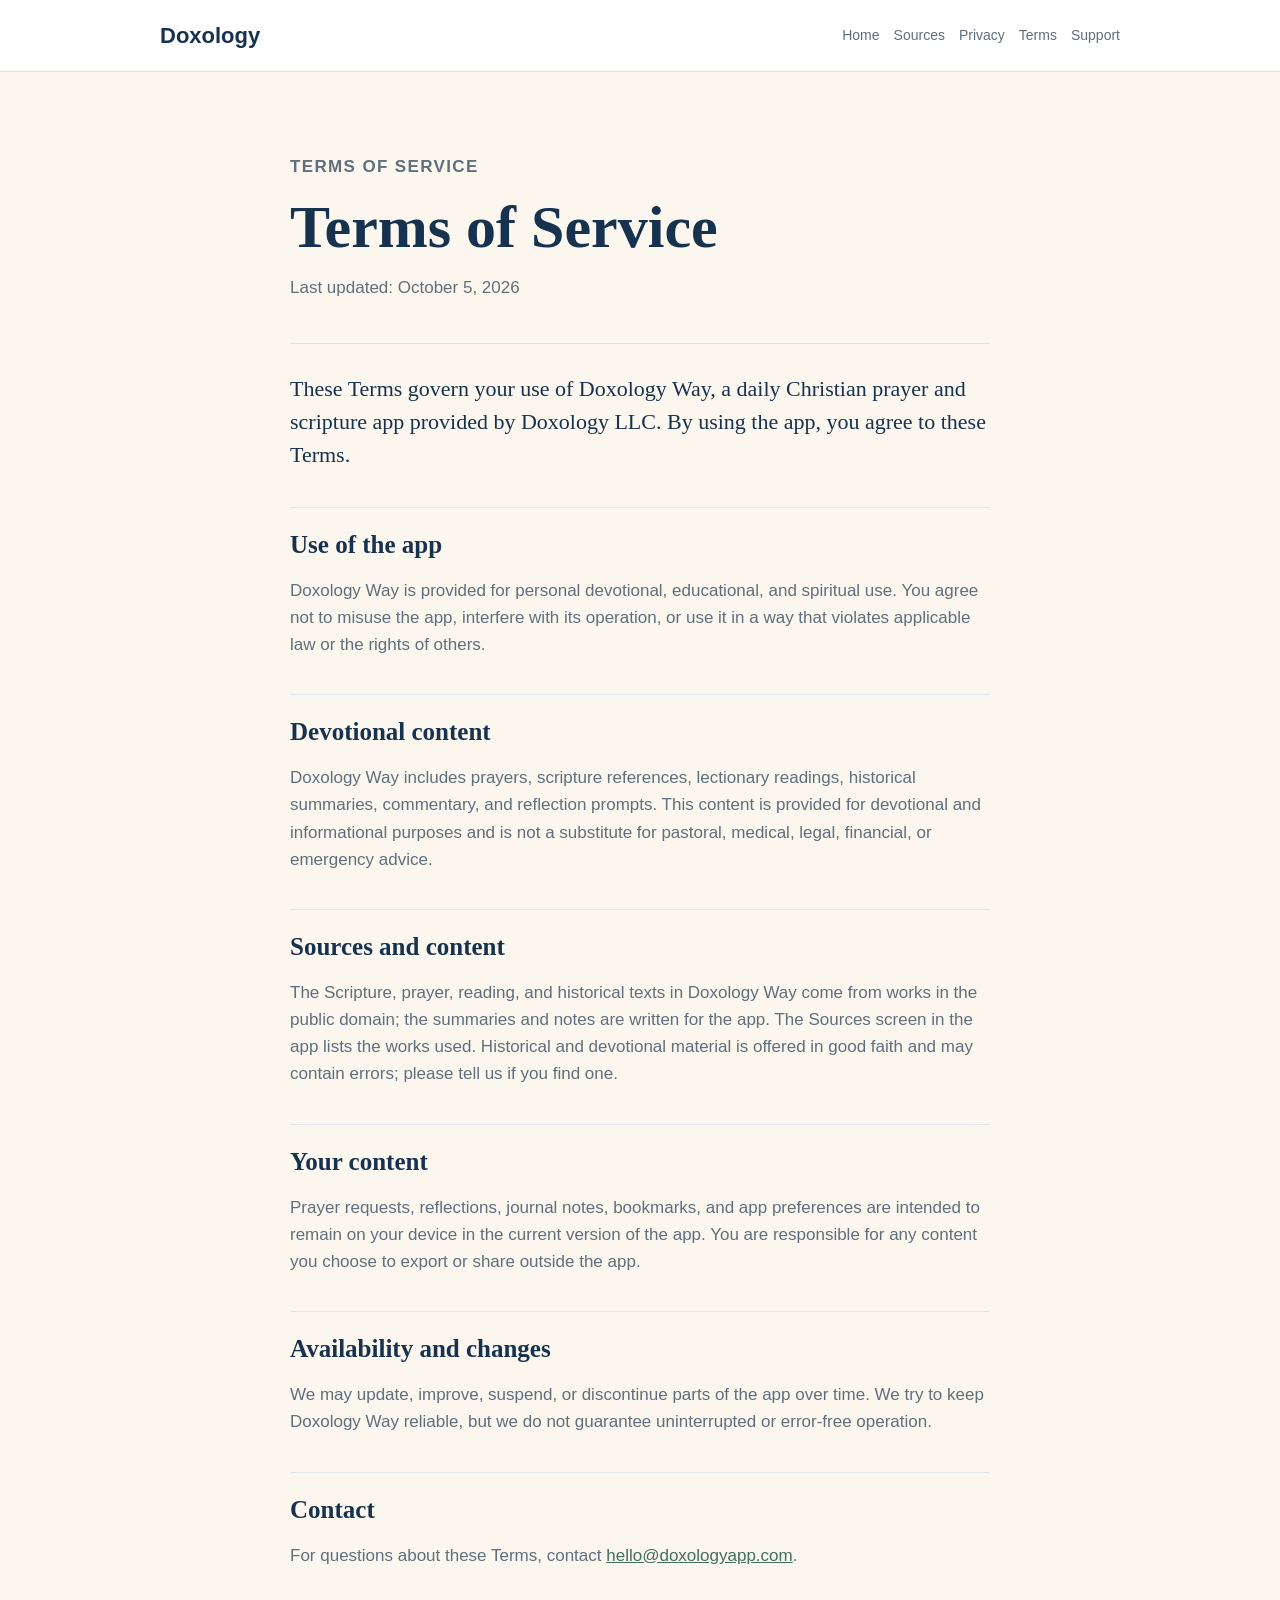
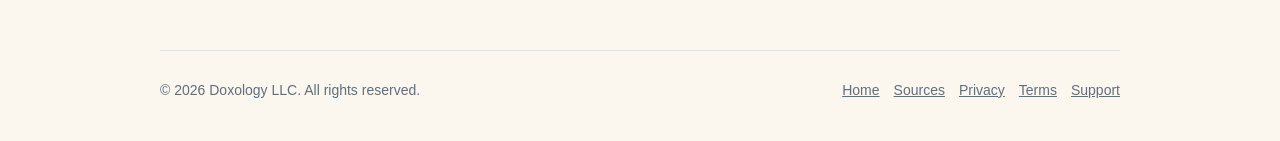
<file: terms/index.html>
<!doctype html>
<html lang="en">
  <head>
    <meta charset="utf-8">
    <meta name="viewport" content="width=device-width, initial-scale=1">
    <title>Terms of Service | Doxology</title>
    <meta name="description" content="Terms of Service for the Doxology Way app.">
    <meta name="color-scheme" content="light dark">
    <link rel="stylesheet" href="/styles.css?v=android2-2026-11">
  </head>
  <body>
    <header class="site-header">
      <nav class="nav" aria-label="Main navigation">
        <a class="brand" href="/">Doxology</a>
        <div class="nav-links">
          <a href="/">Home</a>
          <a href="/sources/">Sources</a>
          <a href="/privacy/">Privacy</a>
          <a href="/terms/">Terms</a>
          <a href="/support/">Support</a>
        </div>
      </nav>
    </header>

    <main class="main legal-page">
      <header class="legal-intro">
        <p class="eyebrow">Terms of Service</p>
        <h1>Terms of Service</h1>
        <p class="meta">Last updated: October 5, 2026</p>
      </header>

      <p class="legal-lede">
        These Terms govern your use of Doxology Way, a daily Christian prayer and scripture app
        provided by Doxology LLC. By using the app, you agree to these Terms.
      </p>

      <h2>Use of the app</h2>
      <p>
        Doxology Way is provided for personal devotional, educational, and spiritual use. You agree not
        to misuse the app, interfere with its operation, or use it in a way that violates applicable
        law or the rights of others.
      </p>

      <h2>Devotional content</h2>
      <p>
        Doxology Way includes prayers, scripture references, lectionary readings, historical summaries,
        commentary, and reflection prompts. This content is provided for devotional and informational
        purposes and is not a substitute for pastoral, medical, legal, financial, or emergency advice.
      </p>

      <h2>Sources and content</h2>
      <p>
        The Scripture, prayer, reading, and historical texts in Doxology Way come from works in the public
        domain; the summaries and notes are written for the app. The Sources screen in the app lists the
        works used. Historical and devotional material is offered in good faith and may contain errors;
        please tell us if you find one.
      </p>

      <h2>Your content</h2>
      <p>
        Prayer requests, reflections, journal notes, bookmarks, and app preferences are intended to
        remain on your device in the current version of the app. You are responsible for any content
        you choose to export or share outside the app.
      </p>

      <h2>Availability and changes</h2>
      <p>
        We may update, improve, suspend, or discontinue parts of the app over time. We try to keep
        Doxology Way reliable, but we do not guarantee uninterrupted or error-free operation.
      </p>

      <h2>Contact</h2>
      <p>
        For questions about these Terms, contact <a href="mailto:hello@doxologyapp.com">hello@doxologyapp.com</a>.
      </p>
    </main>

    <footer class="site-footer">
      <span>&copy; 2026 Doxology LLC. All rights reserved.</span>
      <div class="footer-links">
        <a href="/">Home</a>
        <a href="/sources/">Sources</a>
        <a href="/privacy/">Privacy</a>
        <a href="/terms/">Terms</a>
        <a href="/support/">Support</a>
      </div>
    </footer>
  </body>
</html>
</file>
<file: styles.css>
:root {
  --ink: #17324f;
  --muted: #5f6f7d;
  --line: #d9e2ea;
  --paper: #fbf7ef;
  --white: #ffffff;
  --gold: #b8892f;
  --green: #426f5a;
  --blue: #315f8a;
  --shadow: rgba(23, 50, 79, 0.18);
  --serif: Georgia, "Times New Roman", serif;
}

* { box-sizing: border-box; }

body {
  margin: 0;
  background: var(--paper);
  color: var(--ink);
  font-family: -apple-system, BlinkMacSystemFont, "Segoe UI", sans-serif;
  line-height: 1.6;
}

a { color: var(--green); }

.site-header {
  border-bottom: 1px solid var(--line);
  background: var(--white);
}

.nav,
.main,
.site-footer {
  width: min(960px, calc(100% - 40px));
  margin: 0 auto;
}

.nav {
  display: flex;
  align-items: center;
  justify-content: space-between;
  gap: 20px;
  padding: 18px 0;
}

.brand {
  color: var(--ink);
  font-size: 22px;
  font-weight: 700;
  letter-spacing: 0;
  text-decoration: none;
}

.nav-links {
  display: flex;
  flex-wrap: wrap;
  gap: 14px;
  font-size: 14px;
}

.nav-links a {
  color: var(--muted);
  text-decoration: none;
}

.main { padding: 56px 0 64px; }

.hero {
  display: grid;
  grid-template-columns: minmax(0, 500px) minmax(280px, 340px);
  align-items: start;
  justify-content: center;
  gap: 42px;
  min-height: 520px;
}

.hero-copy { max-width: 520px; }

.eyebrow {
  color: var(--gold);
  font-size: 13px;
  font-weight: 700;
  letter-spacing: 0.08em;
  text-transform: uppercase;
}

h1 {
  margin: 10px 0 16px;
  font-family: var(--serif);
  font-size: clamp(44px, 7vw, 74px);
  line-height: 1;
  letter-spacing: 0;
}

h2 {
  margin: 34px 0 10px;
  font-size: 24px;
  line-height: 1.2;
  letter-spacing: 0;
}

h3 {
  margin: 24px 0 8px;
  font-size: 18px;
}

p,
li { font-size: 17px; }

.lede {
  color: var(--muted);
  font-size: 20px;
  max-width: 680px;
  line-height: 1.55;
}

.availability {
  margin-top: 24px;
  color: var(--green);
  font-size: 15px;
  font-weight: 700;
}

.simulator-showcase { display: flex; justify-content: center; }

.simulator-preview {
  display: block;
  width: clamp(300px, 30vw, 360px);
  height: auto;
  border-radius: 28px;
}

.phone-showcase {
  display: flex;
  justify-content: center;
}

.device-frame {
  width: clamp(280px, 24vw, 340px);
  aspect-ratio: 706 / 1406; /* the iPhone frame image (2026-11-07) */
  overflow: visible;
  border: 0;
  border-radius: 0;
  background: transparent;
  box-shadow: none;
}

.device-frame img {
  display: block;
  width: 100%;
  height: 100%;
  border-radius: 0;
  object-fit: contain;
  object-position: top center;
}

.rhythm-section {
  display: grid;
  grid-template-columns: 1fr;
  gap: 12px;
  max-width: 520px;
  margin-top: 40px;
  padding: 28px 0 20px;
  border-top: 1px solid var(--line);
}

.rhythm-section h2 { margin-top: 8px; }
.rhythm-section p {
  max-width: 520px;
  margin: 0;
  color: var(--muted);
  font-size: 16px;
  line-height: 1.55;
}

.rhythm-list {
  display: grid;
  grid-template-columns: 1fr;
  gap: 0;
  max-width: 520px;
  margin-top: 8px;
  border-top: 1px solid var(--line);
  border-bottom: 1px solid var(--line);
}

.rhythm-list article {
  padding: 20px 0;
}

.rhythm-list article + article {
  margin-top: 0;
  border-top: 1px solid var(--line);
}

.rhythm-list span {
  color: var(--gold);
  font-size: 12px;
  font-weight: 700;
  letter-spacing: 0.08em;
  text-transform: uppercase;
}

.rhythm-list h3 {
  margin: 8px 0 6px;
  font-family: var(--serif);
  font-size: 22px;
  line-height: 1.15;
}

.rhythm-list p {
  margin: 0;
  color: var(--muted);
  font-size: 15px;
}

.panel {
  margin-top: 28px;
  padding: 24px;
  background: var(--white);
  border: 1px solid var(--line);
  border-radius: 8px;
}

.link-list {
  display: grid;
  gap: 10px;
  margin: 0;
  padding: 0;
  list-style: none;
}

.legal-page {
  max-width: 700px;
  padding-top: 64px;
}

.legal-intro {
  margin-bottom: 28px;
  padding-bottom: 24px;
  border-bottom: 1px solid var(--line);
}

.legal-intro h1 {
  margin-bottom: 12px;
  font-size: clamp(40px, 6vw, 60px);
}

.legal-page .legal-lede {
  color: var(--ink);
  font-family: var(--serif);
  font-size: 22px;
  line-height: 1.5;
}

.legal-page h2 {
  margin-top: 36px;
  padding-top: 22px;
  border-top: 1px solid rgba(217, 226, 234, 0.7);
  font-family: var(--serif);
  font-size: 25px;
}

.legal-page h3 {
  margin-top: 30px;
  font-family: var(--serif);
  font-size: 22px;
}

.legal-page p {
  color: var(--muted);
  font-size: 17px;
}

.contact-panel {
  margin: 34px 0 42px;
  padding: 26px 28px;
  background: var(--white);
  border: 1px solid var(--line);
  border-radius: 8px;
}

.contact-panel h2 {
  margin: 0 0 10px;
  padding: 0;
  border: 0;
}

.contact-panel p {
  margin-bottom: 0;
}

.meta {
  color: var(--muted);
  font-size: 14px;
}

.site-footer {
  display: flex;
  align-items: center;
  justify-content: space-between;
  gap: 18px;
  padding: 28px 0 40px;
  border-top: 1px solid var(--line);
  color: var(--muted);
  font-size: 14px;
}

.footer-links {
  display: flex;
  gap: 14px;
}

.footer-links a {
  color: var(--muted);
}

@media (max-width: 640px) {
  .nav {
    align-items: flex-start;
    flex-direction: column;
  }

  .main { padding-top: 40px; }

  .hero,
  .rhythm-section,
  .rhythm-list {
    grid-template-columns: 1fr;
  }

  .hero {
    gap: 34px;
    min-height: auto;
  }

  .lede { font-size: 19px; }
  .simulator-preview { width: min(74vw, 285px); }
  .device-frame { width: min(72vw, 238px); }
  .legal-page { padding-top: 44px; }
  .legal-page .legal-lede { font-size: 20px; }
  .legal-page h2 { font-size: 23px; }

  .site-footer {
    align-items: flex-start;
    flex-direction: column;
  }
}

/* Sources page (2026-11-07): one book per line, the title in the ink colour. */
.legal-page .source-list {
  display: grid;
  gap: 10px;
  margin: 14px 0 0;
  padding-left: 20px;
  color: var(--muted);
}

.legal-page .source-list li { line-height: 1.55; }
.legal-page .source-list strong { color: var(--ink); font-weight: 600; }

/* App Store badge (Apple's artwork, unaltered): at least 40px tall, a quarter of its height clear around it. */
.availability { display: flex; align-items: center; flex-wrap: wrap; gap: 12px 16px; }
.store-badge { display: inline-block; padding: 12px 0; line-height: 0; }
.store-badge img { height: 48px; width: auto; display: block; }
/* Three devices (iPad, Duo, iPhone) in place of the single phone, owner 2026-11-08 */
@media (min-width: 861px) { .hero { grid-template-columns: minmax(0, 500px) minmax(300px, 440px); } }
.device-frame picture { display: contents; }
.device-frame.devices { width: 100%; aspect-ratio: 1300 / 1060; margin-top: 8px; } /* 1300 wide: the Android phone beside the iPad, 2026-11-22 */
@media (max-width: 860px) { .device-frame.devices { width: min(100%, 400px); margin: 0 auto; } }

/* Dark mode (2026-11-10): follows the visitor's system setting. Palette from the app's own night theme
   (src/theme/colors.ts darkColors): warm near-black page, a slightly lifted card, cream text, the gold and green lifted to read on dark.
   Contrast (WCAG) is listed in agent/qc/website_dark_mode/README.md. */
@media (prefers-color-scheme: dark) {
  :root {
    color-scheme: dark;
    --ink: #f1e8d6;
    --muted: #c3b9a6;
    --line: #3a3329;
    --paper: #14110d;
    --white: #1e1a14;
    --gold: #d9a55c;
    --green: #9ccfaa;
    --blue: #9dbbdb;
    --shadow: rgba(0, 0, 0, 0.5);
  }

  .legal-page h2 { border-top-color: rgba(58, 51, 41, 0.85); }

  /* The hero shows the app in its own dark theme (devices-hero-dark.png, via <picture>); a soft warm glow sits behind it. */
  .device-frame.devices {
    background: radial-gradient(closest-side, rgba(241, 232, 214, 0.08), rgba(241, 232, 214, 0.03) 60%, transparent);
  }
}

/* Value line under the store badge (Marketing desk, 2026-11-12): the three advantages people should see first. */
.value-line {
  display: flex;
  flex-wrap: wrap;
  gap: 6px 22px;
  margin: 6px 0 0;
  padding: 0;
  list-style: none;
}
.value-line li {
  position: relative;
  padding-left: 16px;
  color: var(--ink);
  font-size: 15px;
  font-weight: 600;
  line-height: 1.45;
}
.value-line li::before {
  content: "";
  position: absolute;
  left: 0;
  top: 0.55em;
  width: 7px;
  height: 7px;
  border-radius: 50%;
  background: var(--gold);
}
@media (max-width: 640px) {
  .value-line { flex-direction: column; }
}

/* Google Play badge (2026-11-20, owner: "use the official Google Play badge"): Google's own artwork, unaltered
   (en_badge_web_generic.png, 646x250, the badge 564x168 inside 41 px of built-in clear space). Sized so the visible badge is
   48 px tall like the App Store badge; the built-in clear space (about 12 px, a quarter of the height) stays around it, and the
   negative margin lets that clear space sit in the 16 px gap instead of adding to it. */
.play-badge { display: inline-block; line-height: 0; margin: 0 calc(-48px * 41 / 168); }
.play-badge img { display: block; height: calc(48px * 250 / 168); width: auto; }
.site-footer { flex-wrap: wrap; }
.trademarks { flex-basis: 100%; margin: 0; font-size: 12px; color: var(--muted); }
</file>
